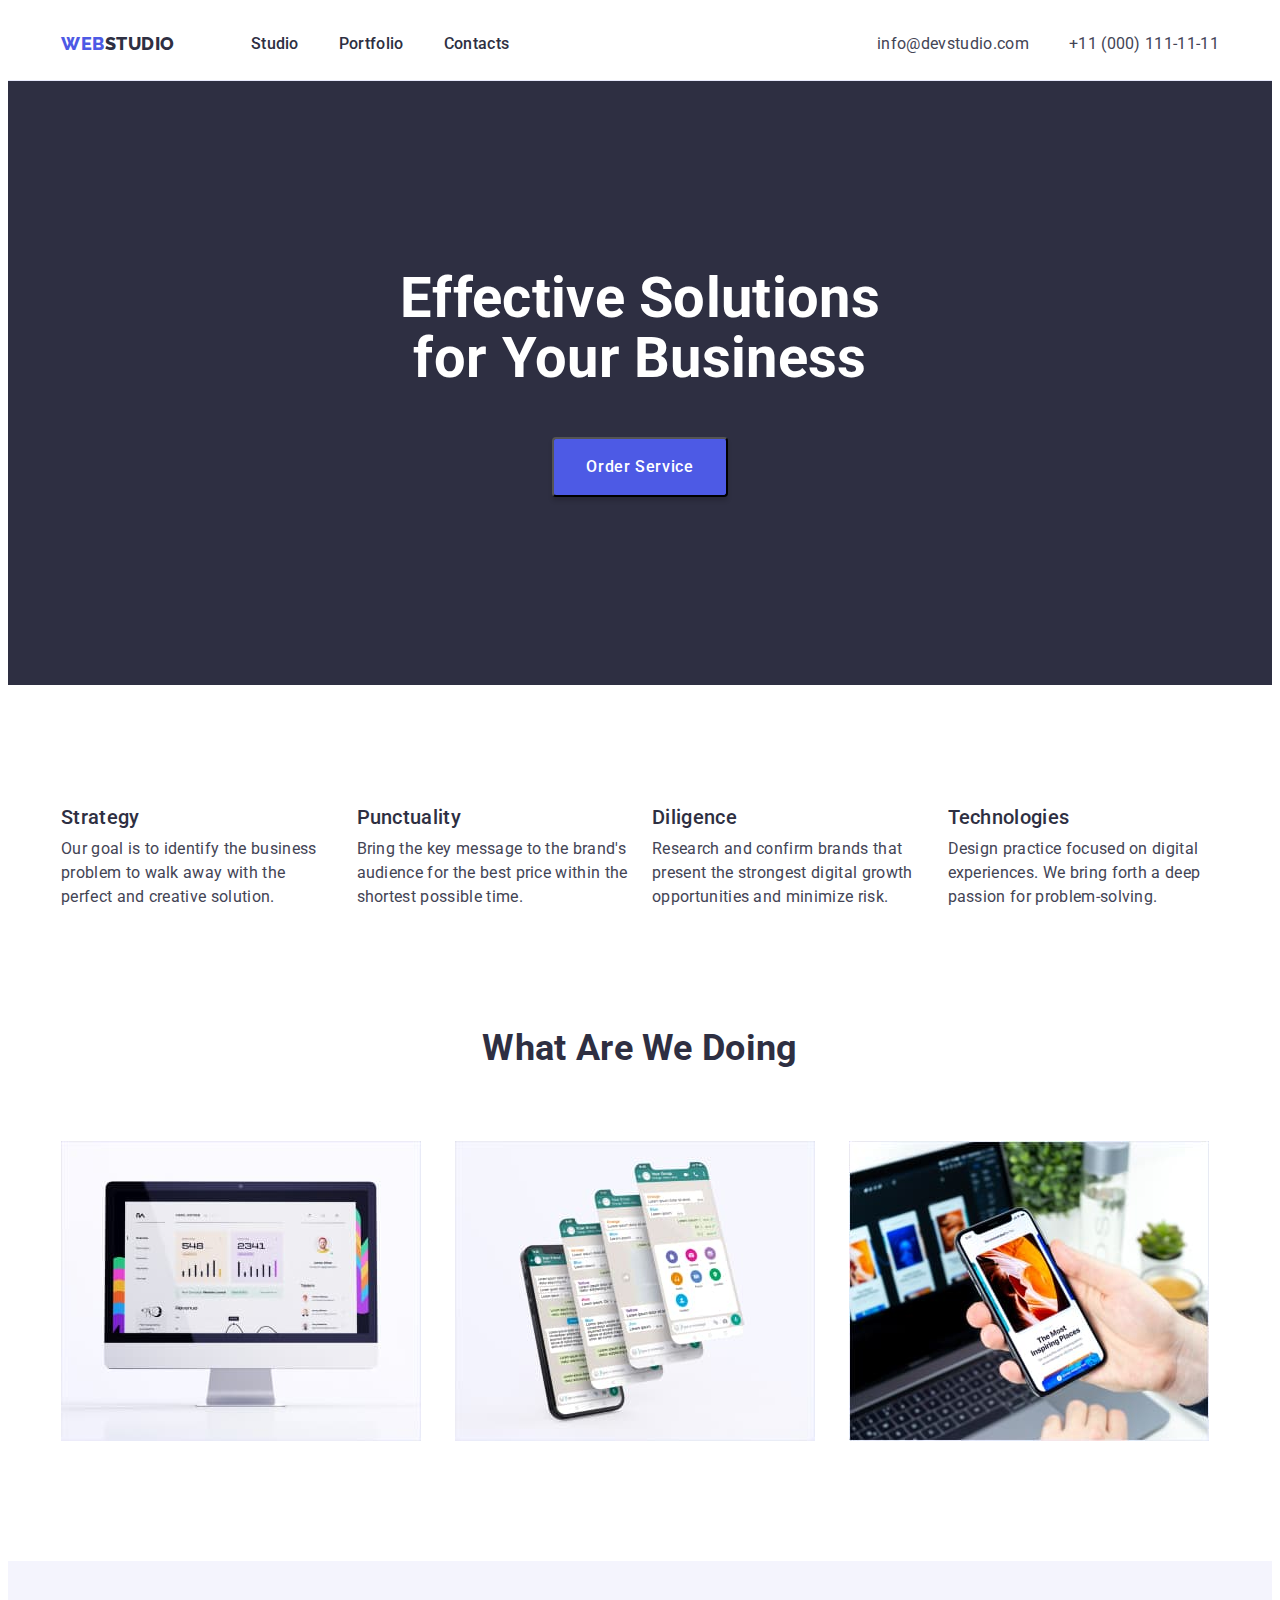
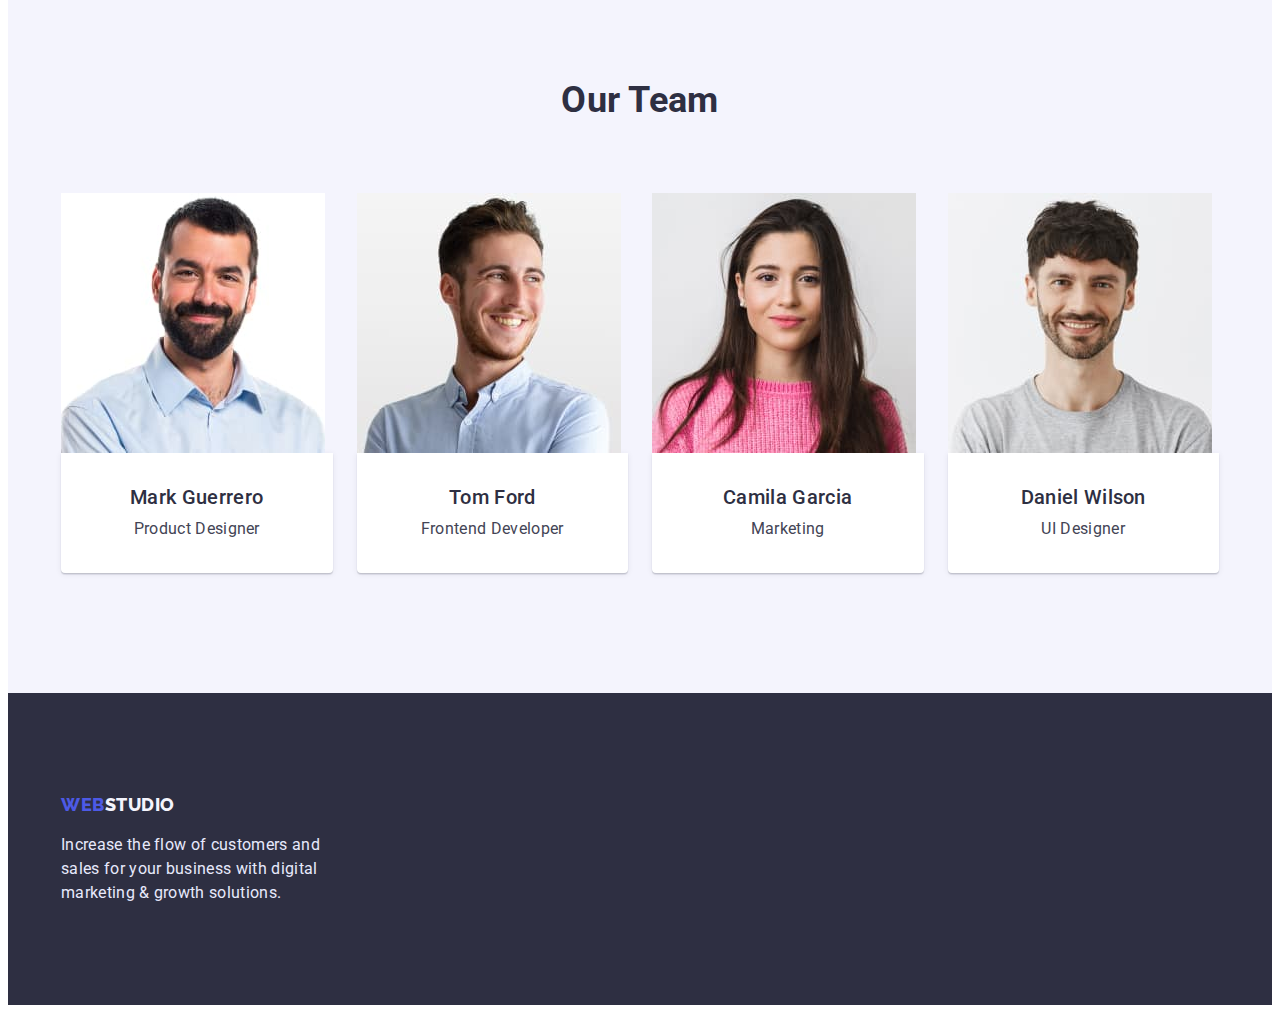
<file: index.html>
<!DOCTYPE html>
<html lang="en">

<head>
    <meta charset="UTF-8" />
    <meta http-equiv="X-UA-Compatible" content="IE=edge" />
    <meta name="viewport" content="width=device-width, initial-scale=1.0" />
    <title>Document</title>
    <link rel="stylesheet" href="https://cdnjs.cloudflare.com/ajax/libs/modern-normalize/1.1.0/modern-normalize.min.css" integrity="sha512-wpPYUAdjBVSE4KJnH1VR1HeZfpl1ub8YT/NKx4PuQ5NmX2tKuGu6U/JRp5y+Y8XG2tV+wKQpNHVUX03MfMFn9Q==" crossorigin="anonymous" referrerpolicy="no-referrer"
    />
    <link rel="preconnect" href="https://fonts.googleapis.com" />
    <link rel="preconnect" href="https://fonts.gstatic.com" crossorigin />
    <link href="https://fonts.googleapis.com/css2?family=Raleway:wght@800&family=Roboto:wght@400;500;700&display=swap" rel="stylesheet" />
    <link rel="stylesheet" href="./css/styles.css" />
</head>

<body>
    <header class="header">
        <div class="container header-container">
            <nav class="header-nav">
                <a href="./index.html" class="header-logo logo link"><span>Web</span>Studio</a>
                <ul class="header-list list">
                    <li class="header-item"><a href="/" class="header-link link">Studio</a></li>
                    <li class="header-item"><a href="./portfolio.html" class="header-link link">Portfolio</a></li>
                    <li class="header-item"><a href="/" class="header-link link">Contacts</a></li>
                </ul>
            </nav>
            <address class="address">
					<ul class="address-list list">
						<li class="address-item"
							><a href="mailto:info@devstudio.com" class="address-link link">info@devstudio.com</a></li
						>
						<li class="address-item"><a href="tel:+110001111111" class="address-link link">+11 (000) 111-11-11</a></li>
					</ul>
				</address>
        </div>
    </header>

    <main>
        <!-- Hero section -->
        <section class="hero section">
            <div class="container">
                <h1 class="hero-title">Effective Solutions for Your Business</h1>
                <button type="button" class="hero-btn">Order Service</button>
            </div>
        </section>
        <!-- /Hero section -->

        <!-- About section -->
        <section class="about section">
            <div class="container">
                <h2 hidden class="visually-hidden">Examples</h2>
                <ul class="about-list list">
                    <li class="about-item">
                        <h3 class="about-subtitle subtitle">Strategy</h3>
                        <p class="about-text text">Our goal is to identify the business problem to walk away with the perfect and creative solution.</p>
                    </li>
                    <li class="about-item">
                        <h3 class="about-subtitle subtitle">Punctuality</h3>
                        <p class="about-text text">Bring the key message to the brand's audience for the best price within the shortest possible time.</p>
                    </li>
                    <li class="about-item">
                        <h3 class="about-subtitle subtitle">Diligence</h3>
                        <p class="about-text text">Research and confirm brands that present the strongest digital growth opportunities and minimize risk.
                        </p>
                    </li>
                    <li class="about-item">
                        <h3 class="about-subtitle subtitle">Technologies</h3>
                        <p class="about-text text">Design practice focused on digital experiences. We bring forth a deep passion for problem-solving.</p>
                    </li>
                </ul>
            </div>
        </section>
        <!-- /About section -->

        <!-- Process section -->
        <section class="process section">
            <div class="container">
                <h2 class="process-title title">What are we doing</h2>
                <ul class="process-list list">
                    <li class="process-item">
                        <img src="./images/img_1.jpg" alt="monitor" width="360" />
                    </li>
                    <li class="process-item">
                        <img src="./images/img_2.jpg" alt="screens" width="360" />
                    </li>
                    <li class="process-item">
                        <img src="./images/img_3.jpg" alt="phone" width="360" />
                    </li>
                </ul>
            </div>
        </section>
        <!-- /Process section -->

        <!-- Team section -->
        <section class="team section">
            <div class="container">
                <h2 class="team-title title">Our Team</h2>
                <ul class="team-list list">
                    <li class="team-item">
                        <img src="./images/img_4.jpg" alt="mark" width="264" />
                        <div class="team-content">
                            <h3 class="team-subtitle subtitle">Mark Guerrero</h3>
                            <p class="team-text">Product Designer</p>
                        </div>
                    </li>
                    <li class="team-item">
                        <img src="./images/img_5.jpg" alt="tom" width="264" />
                        <div class="team-content">
                            <h3 class="team-subtitle subtitle">Tom Ford</h3>
                            <p class="team-text">Frontend Developer</p>
                        </div>
                    </li>
                    <li class="team-item">
                        <img src="./images/img_6.jpg" alt="camila" width="264" />
                        <div class="team-content">
                            <h3 class="team-subtitle subtitle">Camila Garcia</h3>
                            <p class="team-text">Marketing</p>
                        </div>
                    </li>
                    <li class="team-item">
                        <img src="./images/img_7.jpg" alt="daniel" width="264" />
                        <div class="team-content">
                            <h3 class="team-subtitle subtitle">Daniel Wilson</h3>
                            <p class="team-text">UI Designer</p>
                        </div>
                    </li>
                </ul>
            </div>
        </section>
        <!-- /Team section -->
    </main>

    <footer class="footer">
        <div class="container">
            <a href="./index.html" class="footer-logo logo link"><span>Web</span>Studio</a>
            <p class="footer-text">Increase the flow of customers and sales for your business with digital marketing & growth solutions.</p>
        </div>
    </footer>
</body>

</html>
</file>
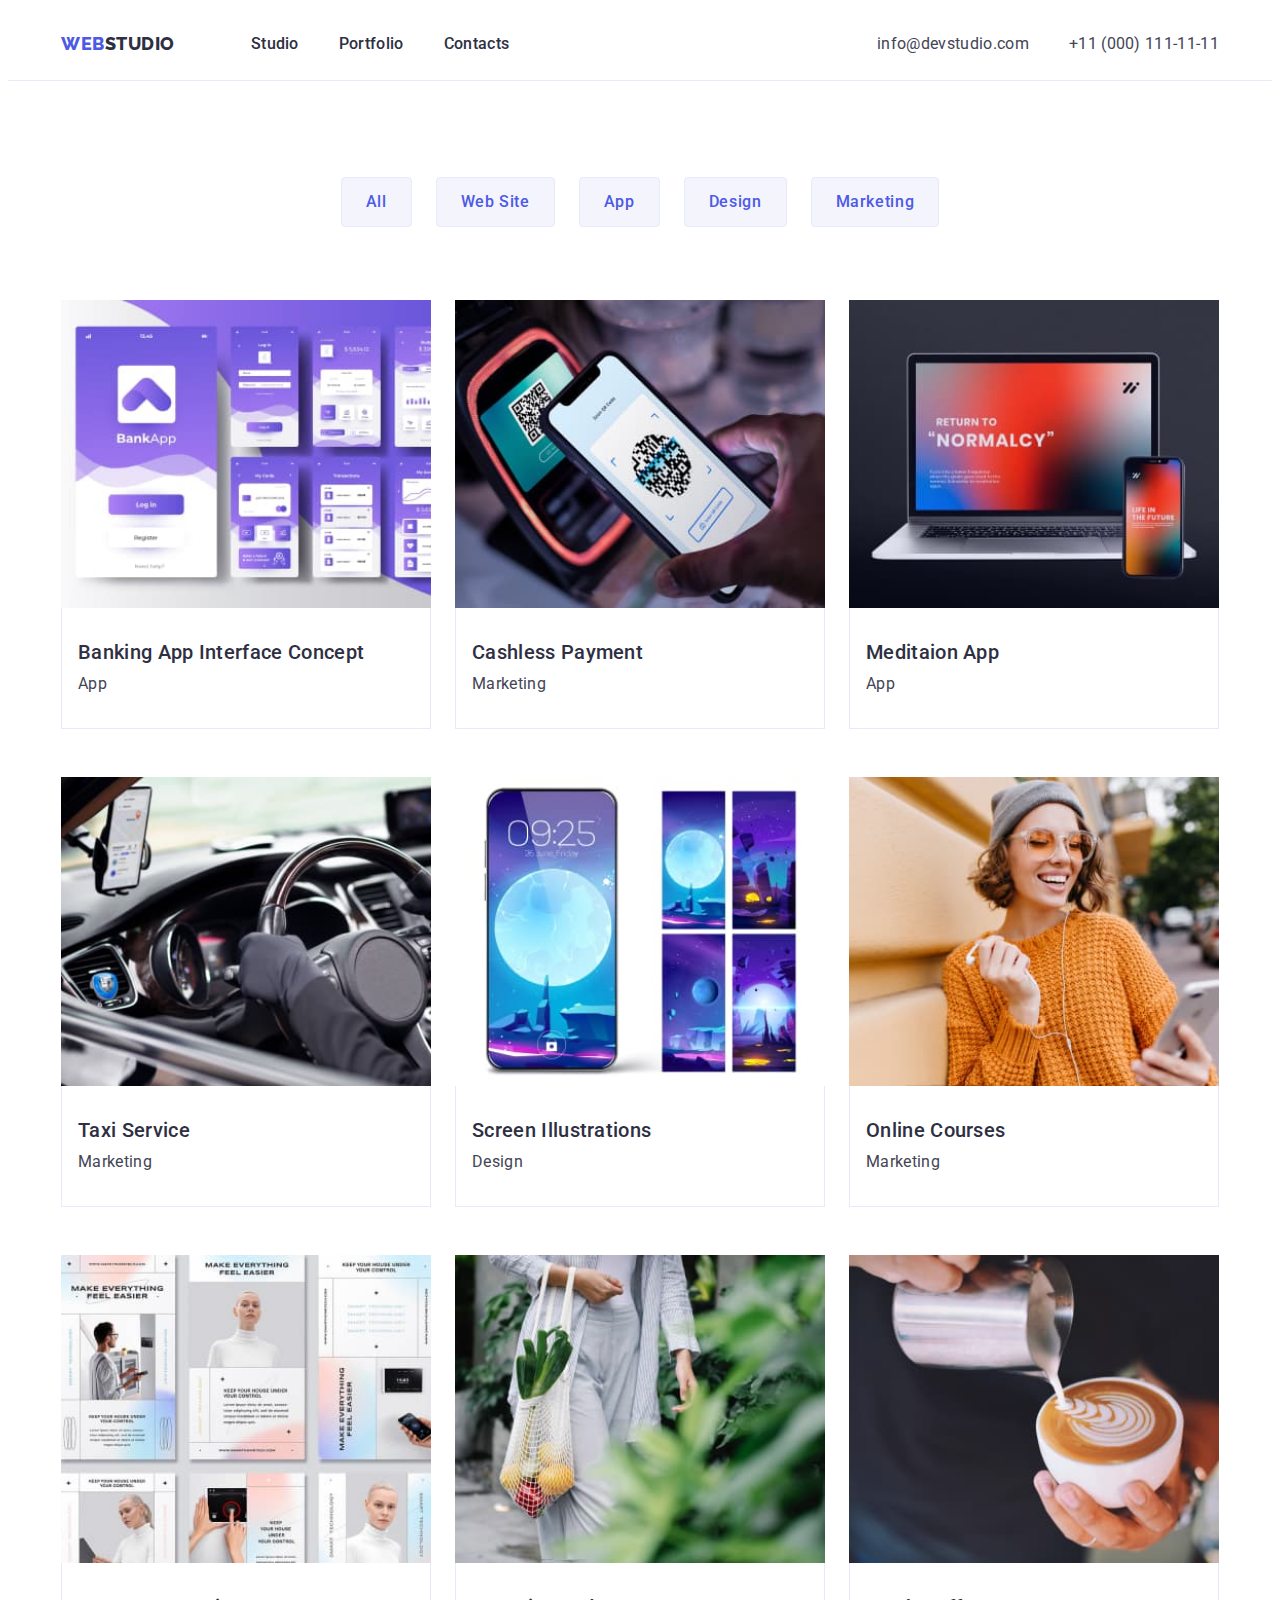
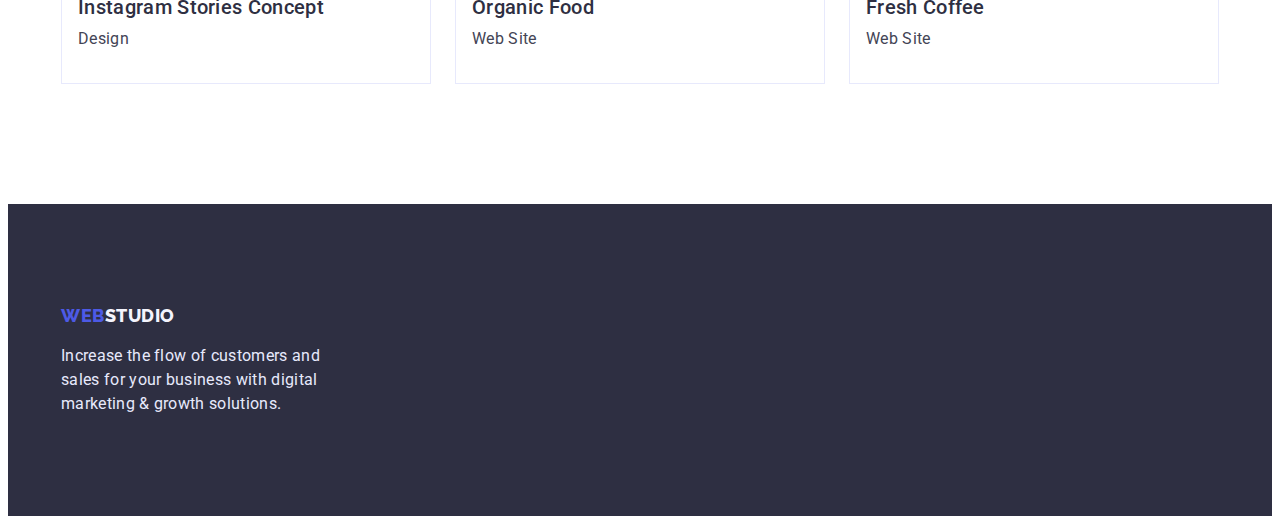
<file: portfolio.html>
<!DOCTYPE html>
<html lang="en">

<head>
    <meta charset="UTF-8" />
    <meta http-equiv="X-UA-Compatible" content="IE=edge" />
    <meta name="viewport" content="width=device-width, initial-scale=1.0" />
    <title>Portfolio</title>
    <link rel="stylesheet" href="https://cdnjs.cloudflare.com/ajax/libs/modern-normalize/1.1.0/modern-normalize.min.css" integrity="sha512-wpPYUAdjBVSE4KJnH1VR1HeZfpl1ub8YT/NKx4PuQ5NmX2tKuGu6U/JRp5y+Y8XG2tV+wKQpNHVUX03MfMFn9Q==" crossorigin="anonymous" referrerpolicy="no-referrer"
    />
    <link rel="preconnect" href="https://fonts.googleapis.com" />
    <link rel="preconnect" href="https://fonts.gstatic.com" crossorigin />
    <link href="https://fonts.googleapis.com/css2?family=Raleway:wght@800&family=Roboto:wght@400;500;700&display=swap" rel="stylesheet" />
    <link rel="stylesheet" href="./css/styles.css" />
</head>

<body>
    <header class="header">
        <div class="container header-container">
            <nav class="header-nav">
                <a href="./index.html" class="header-logo logo link"><span>Web</span>Studio</a>
                <ul class="header-list list">
                    <li class="header-item"><a href="/" class="header-link link">Studio</a></li>
                    <li class="header-item"><a href="./portfolio.html" class="header-link link">Portfolio</a></li>
                    <li class="header-item"><a href="/" class="header-link link">Contacts</a></li>
                </ul>
            </nav>
            <address class="address">
					<ul class="address-list list">
						<li class="address-item"
							><a href="mailto:info@devstudio.com" class="address-link link">info@devstudio.com</a></li
						>
						<li class="address-item"><a href="tel:+110001111111" class="address-link link">+11 (000) 111-11-11</a></li>
					</ul>
				</address>
        </div>
    </header>

    <main>
        <section class="category">
            <div class="container">
                <h1 hidden class="visually-hidden">Categories</h1>
                <h2 hidden class="visually-hidden">List buttons</h2>
                <ul class="category-list list">
                    <li class="category-item">
                        <button type="button" class="category-btn">All</button>
                    </li>
                    <li class="category-item">
                        <button type="button" class="category-btn">Web Site</button>
                    </li>
                    <li class="category-item">
                        <button type="button" class="category-btn">App</button>
                    </li>
                    <li class="category-item">
                        <button type="button" class="category-btn">Design</button>
                    </li>
                    <li class="category-item">
                        <button type="button" class="category-btn">Marketing</button>
                    </li>
                </ul>
                <h2 hidden class="visually-hidden">List cards</h2>
                <ul class="cards-list list">
                    <li class="cards-item">
                        <img src="./images/img_8.jpg" alt="banking" width="370" />
                        <div class="cards-content">
                            <h3 class="cards-subtitle subtitle">Banking App Interface Concept</h3>
                            <p class="cards-text text">App</p>
                        </div>
                    </li>
                    <li class="cards-item">
                        <img src="./images/img_9.jpg" alt="payment" width="370" />
                        <div class="cards-content">
                            <h3 class="cards-subtitle subtitle">Cashless Payment</h3>
                            <p class="cards-text text">Marketing</p>
                        </div>
                    </li>
                    <li class="cards-item">
                        <img src="./images/img_10.jpg" alt="addition" width="370" />
                        <div class="cards-content">
                            <h3 class="cards-subtitle subtitle">Meditaion App</h3>
                            <p class="cards-text text">App</p>
                        </div>
                    </li>
                    <li class="cards-item">
                        <img src="./images/img_11.jpg" alt="taxi" width="370" />
                        <div class="cards-content">
                            <h3 class="cards-subtitle subtitle">Taxi Service</h3>
                            <p class="cards-text text">Marketing</p>
                        </div>
                    </li>
                    <li class="cards-item">
                        <img src="./images/img_12.jpg" alt="wallpaper" width="370" />
                        <div class="cards-content">
                            <h3 class="cards-subtitle subtitle">Screen Illustrations</h3>
                            <p class="cards-text text">Design</p>
                        </div>
                    </li>
                    <li class="cards-item">
                        <img src="./images/img_13.jpg" alt="girl with phone" width="370" />
                        <div class="cards-content">
                            <h3 class="cards-subtitle subtitle">Online Courses</h3>
                            <p class="cards-text text">Marketing</p>
                        </div>
                    </li>
                    <li class="cards-item">
                        <img src="./images/img_14.jpg" alt="stories" width="370" />
                        <div class="cards-content">
                            <h3 class="cards-subtitle subtitle">Instagram Stories Concept</h3>
                            <p class="cards-text text">Design</p>
                        </div>
                    </li>
                    <li class="cards-item">
                        <img src="./images/img_15.jpg" alt="food" width="370" />
                        <div class="cards-content">
                            <h3 class="cards-subtitle subtitle">Organic Food</h3>
                            <p class="cards-text text">Web Site</p>
                        </div>
                    </li>
                    <li class="cards-item">
                        <img src="./images/img_16.jpg" alt="coffee" width="370" />
                        <div class="cards-content">
                            <h3 class="cards-subtitle subtitle">Fresh Coffee</h3>
                            <p class="cards-text text">Web Site</p>
                        </div>
                    </li>
                </ul>
            </div>
        </section>
    </main>

    <footer class="footer">
        <div class="container">
            <a href="./index.html" class="footer-logo logo link"><span>Web</span>Studio</a>
            <p class="footer-text">Increase the flow of customers and sales for your business with digital marketing & growth solutions.</p>
        </div>
    </footer>
</body>

</html>
</file>
<file: css/styles.css>
.visually-hidden {
    position: absolute;
    width: 1px;
    height: 1px;
    margin: -1px;
    border: 0;
    padding: 0;
    white-space: nowrap;
    clip-path: inset(100%);
    clip: rect(0 0 0 0);
    overflow: hidden;
}

 :root {
    --main-color: #2E2F42;
    --text-color: #434455;
    --logo-btn-color: #4D5AE5;
    --hover-color: #404BBF;
    --secondary-text-color: #FFF;
    --accent-color: #F4F4FD;
    --under-text-color: #E7E9FC;
    --border-btn-color: #E7E9FC;
}

h1,
h2,
h3,
h4,
h5,
p {
    margin: 0;
}

ul {
    margin: 0;
    padding: 0;
}

img {
    display: block;
    max-width: 100%;
    height: auto;
}

body {
    font-family: 'Roboto', sans-serif;
    color: var(--main-color);
    font-size: 16px;
    line-height: 1.5;
    letter-spacing: 0.02em;
}

.section {
    padding-top: 120px;
    padding-bottom: 120px;
}

.container {
    /* outline: 1px solid red; */
    margin-left: auto;
    margin-right: auto;
    width: 1158px;
    padding-left: 15px;
    padding-right: 15px;
}

.list {
    list-style: none;
}

.link {
    text-decoration: none;
}

.logo {
    font-family: 'Raleway', sans-serif;
    font-style: normal;
    font-weight: 800;
    font-size: 18px;
    line-height: 1.33;
    letter-spacing: 0.03em;
    text-transform: uppercase;
}

.logo span {
    color: var(--logo-btn-color);
}

.title {
    margin-bottom: 72px;
    font-size: 36px;
    line-height: 1.11;
    text-transform: capitalize;
    text-align: center;
}

.subtitle {
    font-size: 20px;
    line-height: 1.2;
    font-weight: 500;
}

.text {
    letter-spacing: 0.02em;
}


/*----------Header---------- */

.header {
    border-bottom: 1px solid var(--border-btn-color)
}

.header-container {
    display: flex;
    align-items: center;
}

.header-nav {
    display: flex;
    align-items: center;
}

.header-list {
    display: flex;
    margin-left: 76px;
}

.header-item:not(:last-child) {
    margin-right: 40px;
}

.header-link {
    display: block;
    padding-top: 24px;
    padding-bottom: 24px;
    color: inherit;
    font-weight: 500;
}

.header-link:hover,
.header-link:focus {
    color: var(--hover-color);
}

.address {
    margin-left: auto;
}

.address-list {
    display: flex;
}

.address-item:not(:last-child) {
    margin-right: 40px;
}

.address-link {
    font-style: normal;
    font-weight: 400;
    color: var(--text-color);
    padding-top: 24px;
    padding-bottom: 24px;
}

.address-link:hover,
.address-link:focus {
    color: var(--hover-color);
}

.header-logo {
    color: inherit
}


/*
!-!-!-!-!-Index-!-!-!-!-! */


/* ----------Hero section---------- */

.hero {
    padding-top: 188px;
    padding-bottom: 188px;
    text-align: center;
    background-color: var(--main-color);
}

.hero-title {
    width: 496px;
    font-size: 56px;
    line-height: 1.07;
    margin: auto;
    margin-bottom: 48px;
    color: var(--secondary-text-color);
}

.hero-btn {
    font-family: inherit;
    font-weight: 500;
    font-size: 16px;
    line-height: 1.5;
    letter-spacing: 0.04em;
    cursor: pointer;
    color: var(--secondary-text-color);
    background-color: var(--logo-btn-color);
    box-shadow: 0px 4px 4px rgba(0, 0, 0, 0.15);
    border-radius: 4px;
    padding: 16px 32px;
}

.hero-btn:hover,
.hero-btn:focus {
    background-color: var(--hover-color);
}


/*
----------About section---------- */

.about-list {
    display: flex;
}

.about-item {
    width: calc((100% - 3 * 24px) / 4);
}

.about-item:not(:last-child) {
    margin-right: 24px;
}

.about-subtitle {
    margin-bottom: 8px;
}

.about-text {
    color: var(--text-color);
}


/* ----------Process section---------- */

.process {
    padding-top: 0;
}

.process-list {
    display: flex;
}

.process-item {
    flex-basis: calc((100% - 2 * 24px) / 3);
}

.process-item:not(:last-child) {
    margin-right: 24px;
}


/* ----------Team section---------- */

.team {
    background-color: var(--accent-color);
}

.team-list {
    display: flex;
}

.team-item {
    width: calc((100% - 3 * 24px) / 4);
}

.team-item:not(:last-child) {
    margin-right: 24px;
}

.team-content {
    padding-top: 32px;
    padding-bottom: 32px;
    text-align: center;
    background: var(--secondary-text-color);
    box-shadow: 0px 1px 6px rgba(46, 47, 66, 0.08), 0px 1px 1px rgba(46, 47, 66, 0.16), 0px 2px 1px rgba(46, 47, 66, 0.08);
    border-radius: 0px 0px 4px 4px;
}

.team-subtitle {
    margin-bottom: 8px;
}

.team-text {
    color: var(--text-color);
}


/*
----------Footer----------- */

.footer {
    padding-top: 100px;
    padding-bottom: 100px;
    background-color: var(--main-color);
}

.footer-text {
    width: 264px;
    color: var(--under-text-color);
}

.footer-logo {
    display: inline-block;
    color: var(--accent-color);
    margin-bottom: 16px;
}


/* !-!-!-!-!-Portfolio-!-!-!-!-! */

.category {
    padding-top: 96px;
    margin-bottom: 120px;
}

.category-list {
    display: flex;
    justify-content: center;
    gap: 24px;
    margin-bottom: 73px;
}

.category-item {}

.category-btn {
    font-family: inherit;
    font-weight: 500;
    font-size: 16px;
    line-height: 1.5;
    letter-spacing: 0.04em;
    cursor: pointer;
    color: var(--logo-btn-color);
    background-color: var(--accent-color);
    border: 1px solid var(--border-btn-color);
    border-radius: 4px;
    padding: 12px 24px;
}

.category-btn:hover,
.category-btn:focus {
    color: var(--secondary-text-color);
    background-color: var(--hover-color);
    border-color: var(--hover-color);
    box-shadow: 0px 3px 1px rgba(0, 0, 0, 0.1), 0px 2px 1px rgba(0, 0, 0, 0.08), 0px 2px 2px rgba(0, 0, 0, 0.12);
}

.cards-list {
    display: flex;
    flex-wrap: wrap;
}

.cards-item {
    width: calc((100% - 2 * 24px) / 3);
}

.cards-item:not(:nth-child(n+7)) {
    margin-bottom: 48px;
}

.cards-item:not(:nth-child(3n + 3)) {
    margin-right: 24px;
}

.cards-content {
    padding: 32px 16px;
    border: 1px solid var(--border-btn-color);
    border-top: none;
}

.cards-subtitle {
    margin-bottom: 8px;
}

.cards-text {
    color: var(--text-color);
}
</file>
